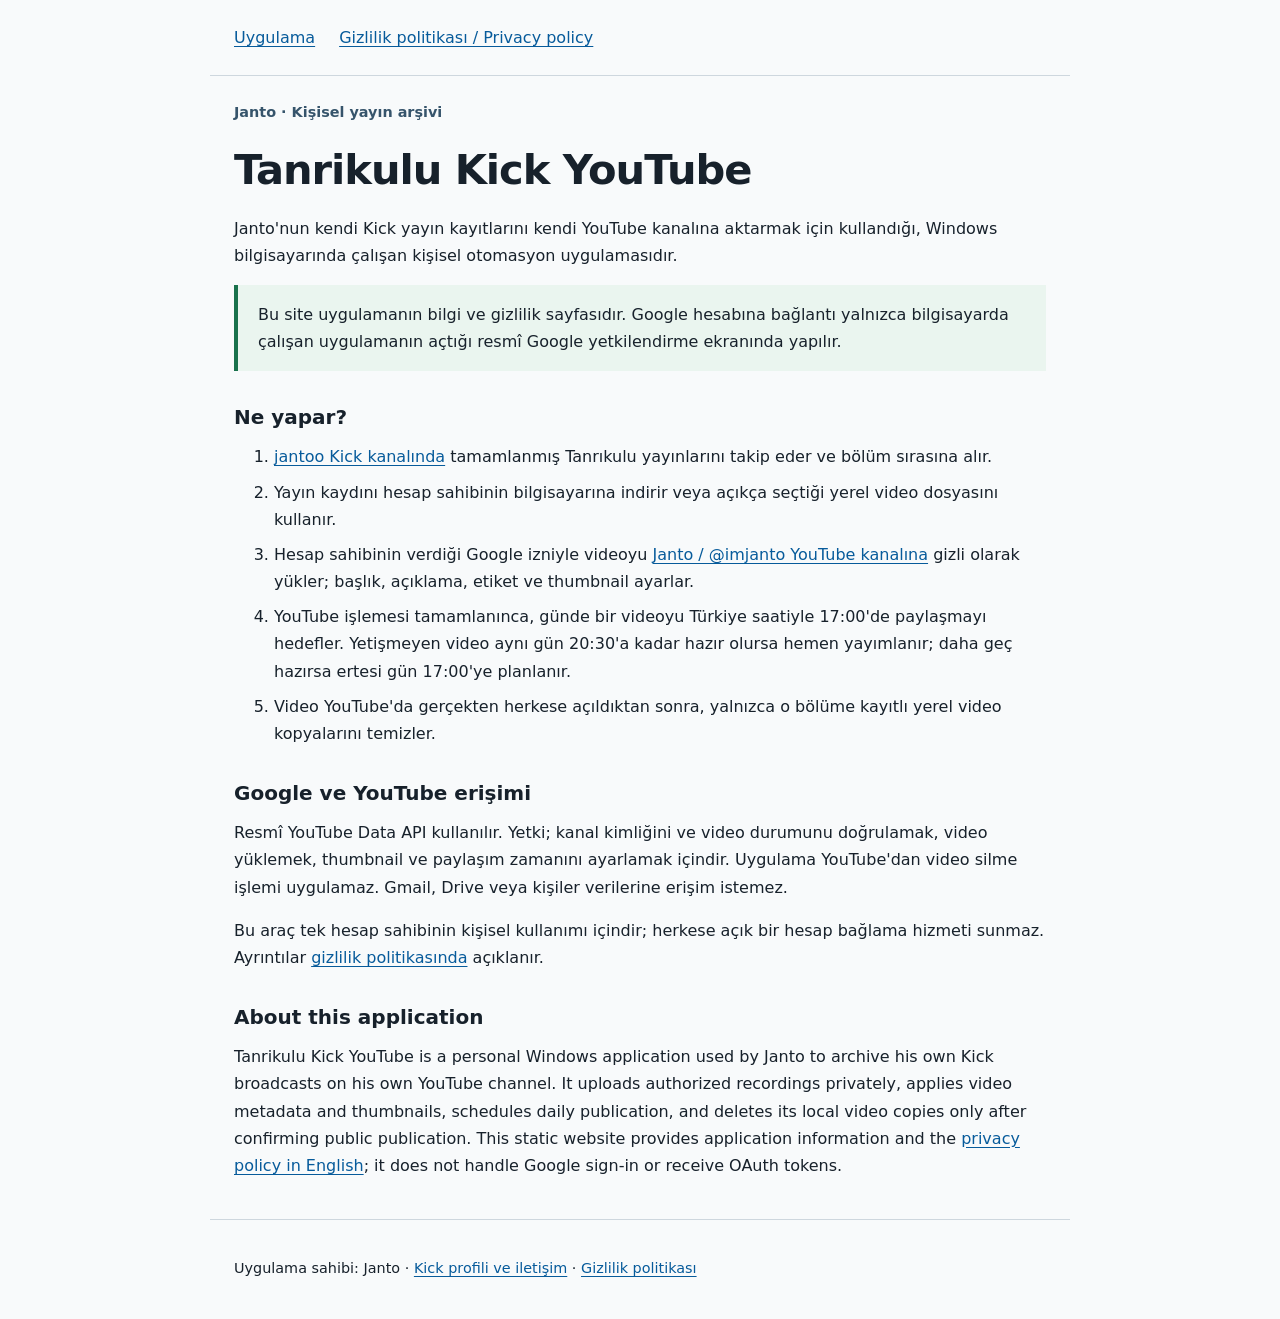
<file: index.html>
<!doctype html>
<html lang="tr">
<head>
  <meta charset="utf-8">
  <meta name="viewport" content="width=device-width, initial-scale=1">
  <meta name="description" content="Tanrikulu Kick YouTube: Janto'nun Kick yayın kayıtlarını kendi YouTube kanalında planlayan kişisel Windows uygulaması.">
  <title>Tanrikulu Kick YouTube — Uygulama bilgileri</title>
  <link rel="stylesheet" href="styles.css">
</head>
<body>
  <a class="skip" href="#content">İçeriğe geç</a>
  <header><nav aria-label="Sayfalar"><a href="./" aria-current="page">Uygulama</a><a href="privacy.html">Gizlilik politikası / Privacy policy</a></nav></header>
  <main id="content">
    <p class="eyebrow">Janto · Kişisel yayın arşivi</p>
    <h1>Tanrikulu Kick YouTube</h1>
    <p>Janto'nun kendi Kick yayın kayıtlarını kendi YouTube kanalına aktarmak için kullandığı, Windows bilgisayarında çalışan kişisel otomasyon uygulamasıdır.</p>
    <p class="note">Bu site uygulamanın bilgi ve gizlilik sayfasıdır. Google hesabına bağlantı yalnızca bilgisayarda çalışan uygulamanın açtığı resmî Google yetkilendirme ekranında yapılır.</p>
    <h2>Ne yapar?</h2>
    <ol>
      <li><a href="https://kick.com/jantoo">jantoo Kick kanalında</a> tamamlanmış Tanrıkulu yayınlarını takip eder ve bölüm sırasına alır.</li>
      <li>Yayın kaydını hesap sahibinin bilgisayarına indirir veya açıkça seçtiği yerel video dosyasını kullanır.</li>
      <li>Hesap sahibinin verdiği Google izniyle videoyu <a href="https://www.youtube.com/@imjanto">Janto / @imjanto YouTube kanalına</a> gizli olarak yükler; başlık, açıklama, etiket ve thumbnail ayarlar.</li>
      <li>YouTube işlemesi tamamlanınca, günde bir videoyu Türkiye saatiyle 17:00'de paylaşmayı hedefler. Yetişmeyen video aynı gün 20:30'a kadar hazır olursa hemen yayımlanır; daha geç hazırsa ertesi gün 17:00'ye planlanır.</li>
      <li>Video YouTube'da gerçekten herkese açıldıktan sonra, yalnızca o bölüme kayıtlı yerel video kopyalarını temizler.</li>
    </ol>
    <h2>Google ve YouTube erişimi</h2>
    <p>Resmî YouTube Data API kullanılır. Yetki; kanal kimliğini ve video durumunu doğrulamak, video yüklemek, thumbnail ve paylaşım zamanını ayarlamak içindir. Uygulama YouTube'dan video silme işlemi uygulamaz. Gmail, Drive veya kişiler verilerine erişim istemez.</p>
    <p>Bu araç tek hesap sahibinin kişisel kullanımı içindir; herkese açık bir hesap bağlama hizmeti sunmaz. Ayrıntılar <a href="privacy.html">gizlilik politikasında</a> açıklanır.</p>
    <section lang="en">
      <h2>About this application</h2>
      <p>Tanrikulu Kick YouTube is a personal Windows application used by Janto to archive his own Kick broadcasts on his own YouTube channel. It uploads authorized recordings privately, applies video metadata and thumbnails, schedules daily publication, and deletes its local video copies only after confirming public publication. This static website provides application information and the <a href="privacy.html#english">privacy policy in English</a>; it does not handle Google sign-in or receive OAuth tokens.</p>
    </section>
  </main>
  <footer><p>Uygulama sahibi: Janto · <a href="https://kick.com/jantoo">Kick profili ve iletişim</a> · <a href="privacy.html">Gizlilik politikası</a></p></footer>
</body>
</html>
</file>
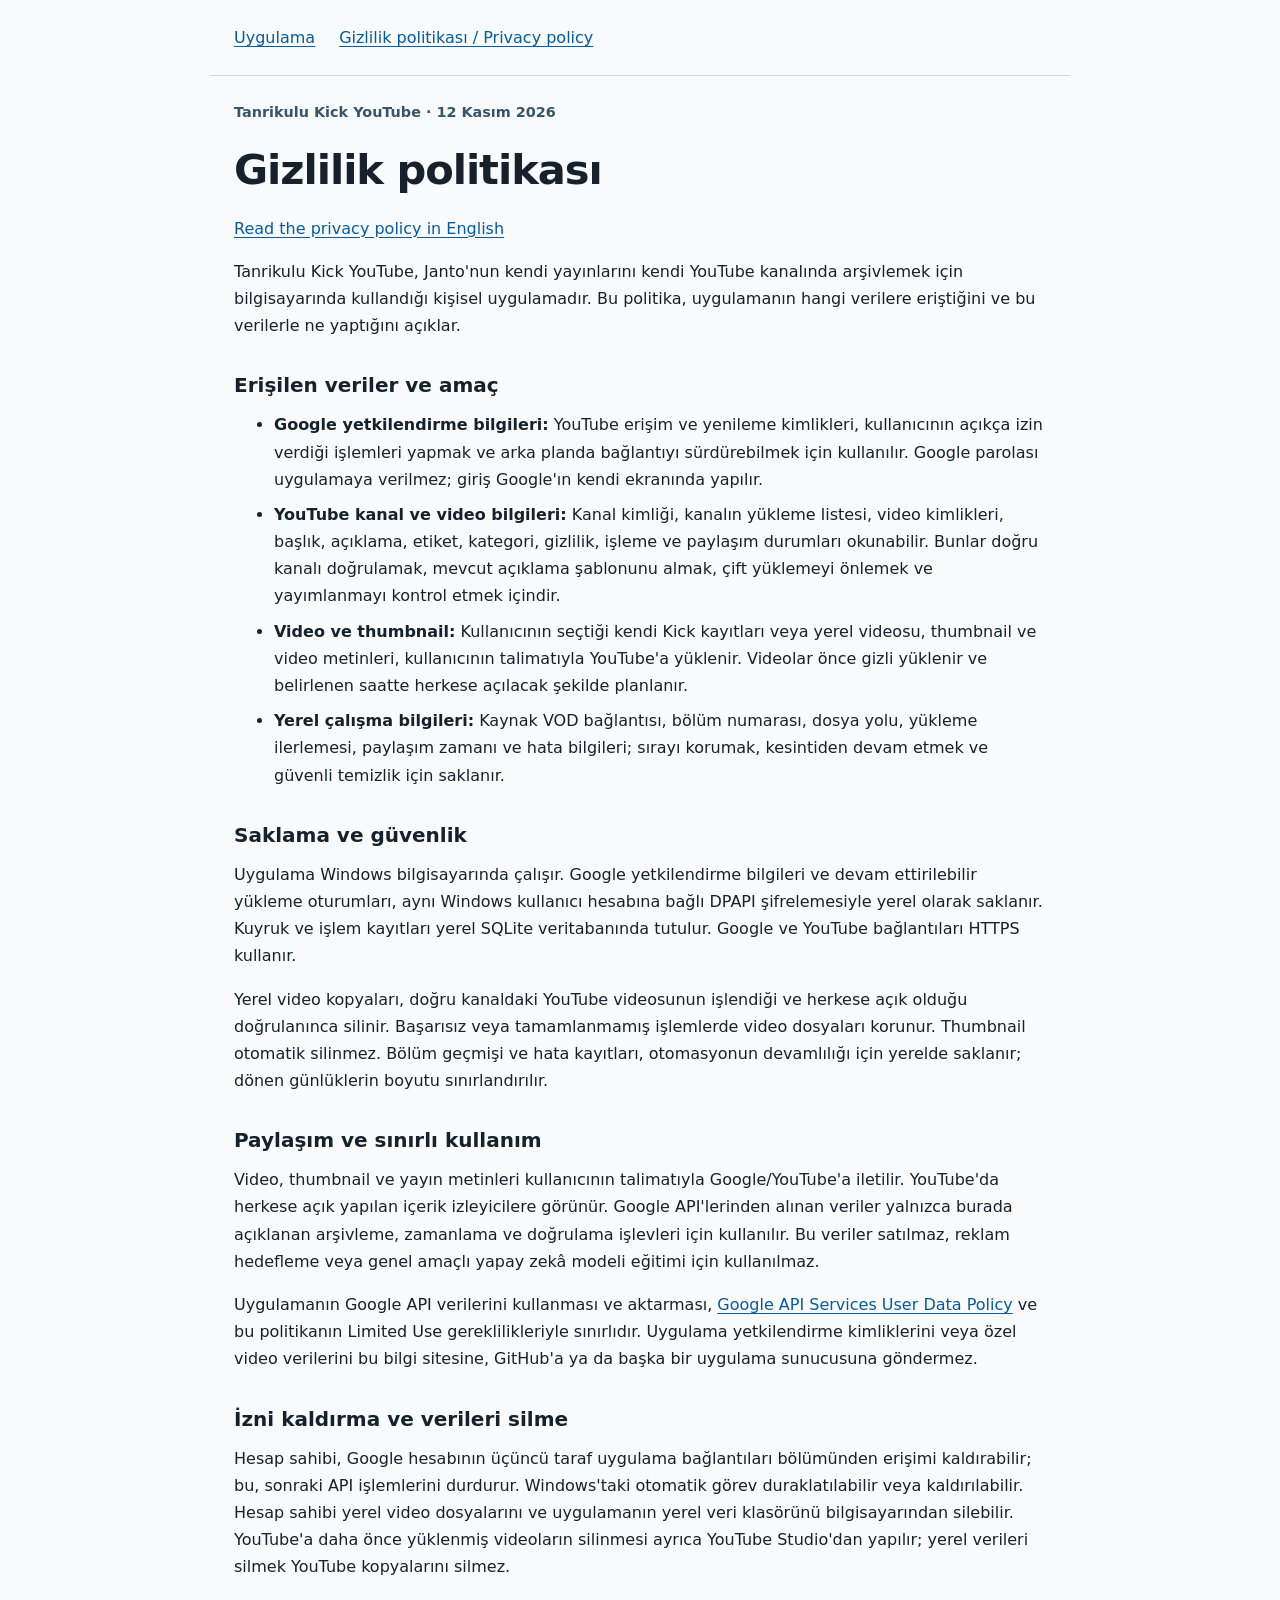
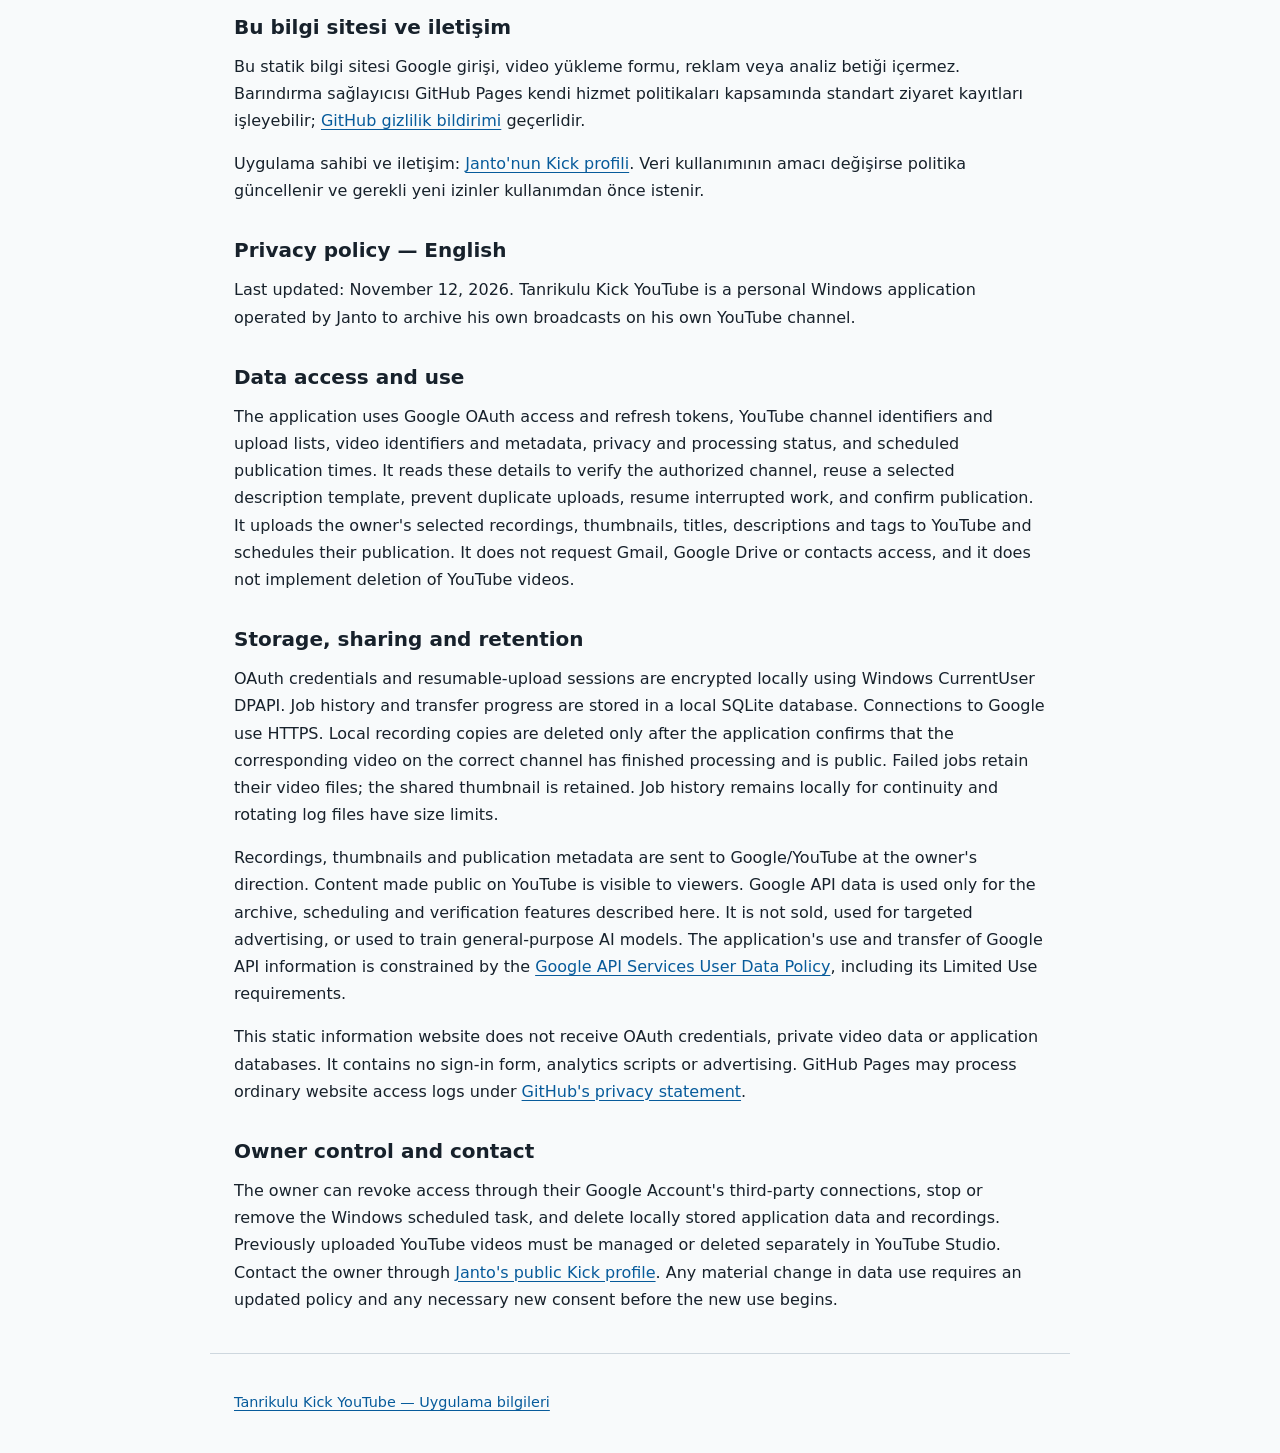
<file: privacy.html>
<!doctype html>
<html lang="tr">
<head>
  <meta charset="utf-8">
  <meta name="viewport" content="width=device-width, initial-scale=1">
  <meta name="description" content="Tanrikulu Kick YouTube uygulamasının Google ve YouTube verilerine erişimi, veri kullanımı, yerel saklama ve silme uygulamaları.">
  <title>Gizlilik politikası / Privacy policy — Tanrikulu Kick YouTube</title>
  <link rel="stylesheet" href="styles.css">
</head>
<body>
  <a class="skip" href="#content">İçeriğe geç</a>
  <header><nav aria-label="Sayfalar"><a href="./">Uygulama</a><a href="privacy.html" aria-current="page">Gizlilik politikası / Privacy policy</a></nav></header>
  <main id="content">
    <p class="eyebrow">Tanrikulu Kick YouTube · 12 Kasım 2026</p>
    <h1>Gizlilik politikası</h1>
    <p><a href="#english" lang="en">Read the privacy policy in English</a></p>
    <p>Tanrikulu Kick YouTube, Janto'nun kendi yayınlarını kendi YouTube kanalında arşivlemek için bilgisayarında kullandığı kişisel uygulamadır. Bu politika, uygulamanın hangi verilere eriştiğini ve bu verilerle ne yaptığını açıklar.</p>
    <h2>Erişilen veriler ve amaç</h2>
    <ul>
      <li><strong>Google yetkilendirme bilgileri:</strong> YouTube erişim ve yenileme kimlikleri, kullanıcının açıkça izin verdiği işlemleri yapmak ve arka planda bağlantıyı sürdürebilmek için kullanılır. Google parolası uygulamaya verilmez; giriş Google'ın kendi ekranında yapılır.</li>
      <li><strong>YouTube kanal ve video bilgileri:</strong> Kanal kimliği, kanalın yükleme listesi, video kimlikleri, başlık, açıklama, etiket, kategori, gizlilik, işleme ve paylaşım durumları okunabilir. Bunlar doğru kanalı doğrulamak, mevcut açıklama şablonunu almak, çift yüklemeyi önlemek ve yayımlanmayı kontrol etmek içindir.</li>
      <li><strong>Video ve thumbnail:</strong> Kullanıcının seçtiği kendi Kick kayıtları veya yerel videosu, thumbnail ve video metinleri, kullanıcının talimatıyla YouTube'a yüklenir. Videolar önce gizli yüklenir ve belirlenen saatte herkese açılacak şekilde planlanır.</li>
      <li><strong>Yerel çalışma bilgileri:</strong> Kaynak VOD bağlantısı, bölüm numarası, dosya yolu, yükleme ilerlemesi, paylaşım zamanı ve hata bilgileri; sırayı korumak, kesintiden devam etmek ve güvenli temizlik için saklanır.</li>
    </ul>
    <h2>Saklama ve güvenlik</h2>
    <p>Uygulama Windows bilgisayarında çalışır. Google yetkilendirme bilgileri ve devam ettirilebilir yükleme oturumları, aynı Windows kullanıcı hesabına bağlı DPAPI şifrelemesiyle yerel olarak saklanır. Kuyruk ve işlem kayıtları yerel SQLite veritabanında tutulur. Google ve YouTube bağlantıları HTTPS kullanır.</p>
    <p>Yerel video kopyaları, doğru kanaldaki YouTube videosunun işlendiği ve herkese açık olduğu doğrulanınca silinir. Başarısız veya tamamlanmamış işlemlerde video dosyaları korunur. Thumbnail otomatik silinmez. Bölüm geçmişi ve hata kayıtları, otomasyonun devamlılığı için yerelde saklanır; dönen günlüklerin boyutu sınırlandırılır.</p>
    <h2>Paylaşım ve sınırlı kullanım</h2>
    <p>Video, thumbnail ve yayın metinleri kullanıcının talimatıyla Google/YouTube'a iletilir. YouTube'da herkese açık yapılan içerik izleyicilere görünür. Google API'lerinden alınan veriler yalnızca burada açıklanan arşivleme, zamanlama ve doğrulama işlevleri için kullanılır. Bu veriler satılmaz, reklam hedefleme veya genel amaçlı yapay zekâ modeli eğitimi için kullanılmaz.</p>
    <p>Uygulamanın Google API verilerini kullanması ve aktarması, <a href="https://developers.google.com/terms/api-services-user-data-policy">Google API Services User Data Policy</a> ve bu politikanın Limited Use gereklilikleriyle sınırlıdır. Uygulama yetkilendirme kimliklerini veya özel video verilerini bu bilgi sitesine, GitHub'a ya da başka bir uygulama sunucusuna göndermez.</p>
    <h2>İzni kaldırma ve verileri silme</h2>
    <p>Hesap sahibi, Google hesabının üçüncü taraf uygulama bağlantıları bölümünden erişimi kaldırabilir; bu, sonraki API işlemlerini durdurur. Windows'taki otomatik görev duraklatılabilir veya kaldırılabilir. Hesap sahibi yerel video dosyalarını ve uygulamanın yerel veri klasörünü bilgisayarından silebilir. YouTube'a daha önce yüklenmiş videoların silinmesi ayrıca YouTube Studio'dan yapılır; yerel verileri silmek YouTube kopyalarını silmez.</p>
    <h2>Bu bilgi sitesi ve iletişim</h2>
    <p>Bu statik bilgi sitesi Google girişi, video yükleme formu, reklam veya analiz betiği içermez. Barındırma sağlayıcısı GitHub Pages kendi hizmet politikaları kapsamında standart ziyaret kayıtları işleyebilir; <a href="https://docs.github.com/en/site-policy/privacy-policies/github-general-privacy-statement">GitHub gizlilik bildirimi</a> geçerlidir.</p>
    <p>Uygulama sahibi ve iletişim: <a href="https://kick.com/jantoo">Janto'nun Kick profili</a>. Veri kullanımının amacı değişirse politika güncellenir ve gerekli yeni izinler kullanımdan önce istenir.</p>
    <section id="english" lang="en">
      <h2>Privacy policy — English</h2>
      <p>Last updated: November 12, 2026. Tanrikulu Kick YouTube is a personal Windows application operated by Janto to archive his own broadcasts on his own YouTube channel.</p>
      <h2>Data access and use</h2>
      <p>The application uses Google OAuth access and refresh tokens, YouTube channel identifiers and upload lists, video identifiers and metadata, privacy and processing status, and scheduled publication times. It reads these details to verify the authorized channel, reuse a selected description template, prevent duplicate uploads, resume interrupted work, and confirm publication. It uploads the owner's selected recordings, thumbnails, titles, descriptions and tags to YouTube and schedules their publication. It does not request Gmail, Google Drive or contacts access, and it does not implement deletion of YouTube videos.</p>
      <h2>Storage, sharing and retention</h2>
      <p>OAuth credentials and resumable-upload sessions are encrypted locally using Windows CurrentUser DPAPI. Job history and transfer progress are stored in a local SQLite database. Connections to Google use HTTPS. Local recording copies are deleted only after the application confirms that the corresponding video on the correct channel has finished processing and is public. Failed jobs retain their video files; the shared thumbnail is retained. Job history remains locally for continuity and rotating log files have size limits.</p>
      <p>Recordings, thumbnails and publication metadata are sent to Google/YouTube at the owner's direction. Content made public on YouTube is visible to viewers. Google API data is used only for the archive, scheduling and verification features described here. It is not sold, used for targeted advertising, or used to train general-purpose AI models. The application's use and transfer of Google API information is constrained by the <a href="https://developers.google.com/terms/api-services-user-data-policy">Google API Services User Data Policy</a>, including its Limited Use requirements.</p>
      <p>This static information website does not receive OAuth credentials, private video data or application databases. It contains no sign-in form, analytics scripts or advertising. GitHub Pages may process ordinary website access logs under <a href="https://docs.github.com/en/site-policy/privacy-policies/github-general-privacy-statement">GitHub's privacy statement</a>.</p>
      <h2>Owner control and contact</h2>
      <p>The owner can revoke access through their Google Account's third-party connections, stop or remove the Windows scheduled task, and delete locally stored application data and recordings. Previously uploaded YouTube videos must be managed or deleted separately in YouTube Studio. Contact the owner through <a href="https://kick.com/jantoo">Janto's public Kick profile</a>. Any material change in data use requires an updated policy and any necessary new consent before the new use begins.</p>
    </section>
  </main>
  <footer><p><a href="./">Tanrikulu Kick YouTube — Uygulama bilgileri</a></p></footer>
</body>
</html>
</file>
<file: styles.css>
:root { color-scheme: light; font-family: system-ui, -apple-system, "Segoe UI", sans-serif; color: #17212b; background: #f8fafb; }
* { box-sizing: border-box; }
body { margin: 0; line-height: 1.7; }
header, main, footer { max-width: 860px; margin: auto; padding: 24px; }
header { border-bottom: 1px solid #ced7de; }
nav { display: flex; flex-wrap: wrap; gap: 24px; }
a { color: #075b9b; text-underline-offset: 3px; }
a:focus-visible { outline: 3px solid #0a6bb2; outline-offset: 4px; border-radius: 2px; }
h1 { font-size: clamp(1.8rem, 5vw, 2.6rem); line-height: 1.2; letter-spacing: -.025em; margin: 20px 0; }
h2 { font-size: 1.25rem; margin: 32px 0 8px; line-height: 1.4; }
p, ul, ol { margin-top: 12px; }
li { margin: 8px 0; }
.eyebrow { margin: 0; color: #36546b; font-size: .9rem; font-weight: 600; }
.note { padding: 16px 20px; border-left: 4px solid #19714c; background: #eaf5ef; }
footer { border-top: 1px solid #ced7de; font-size: .9rem; }
.skip { position: absolute; top: -100px; left: 16px; padding: 10px; background: white; }
.skip:focus { top: 10px; }
code { overflow-wrap: anywhere; }
</file>
